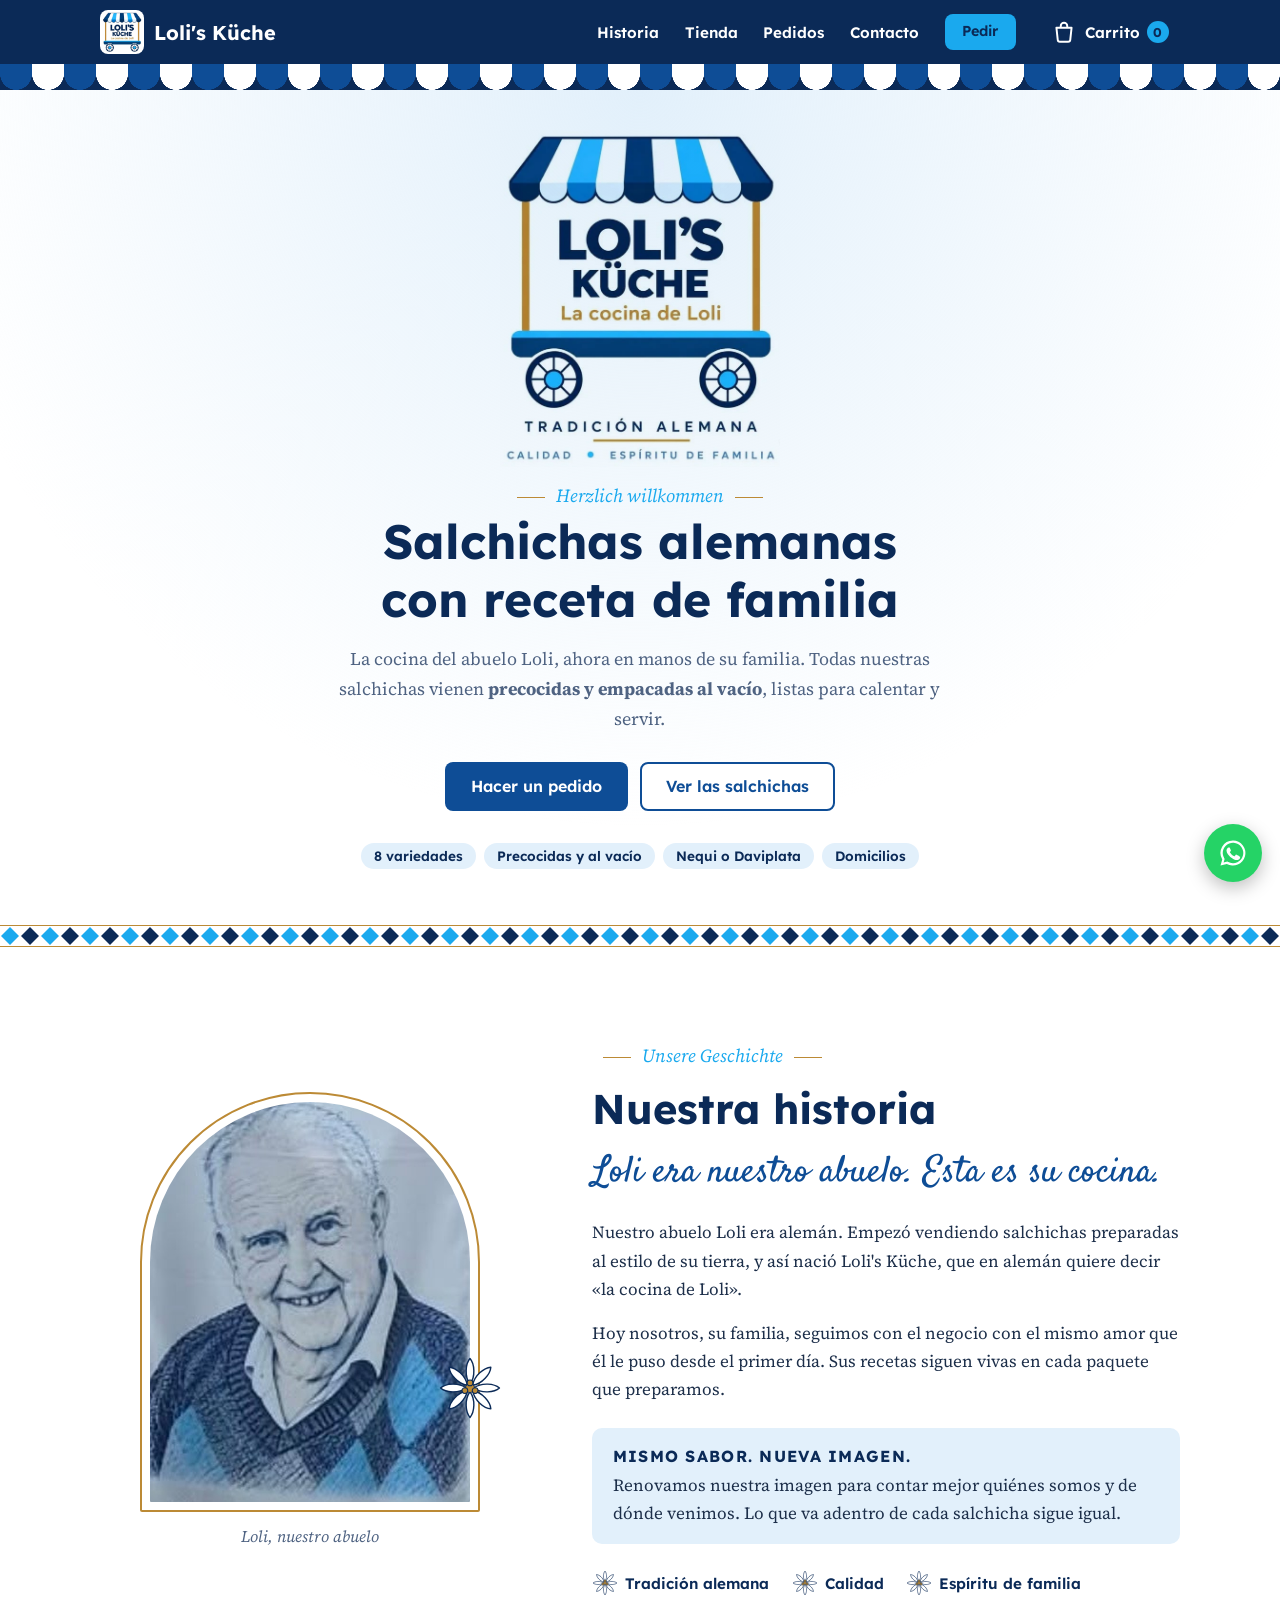
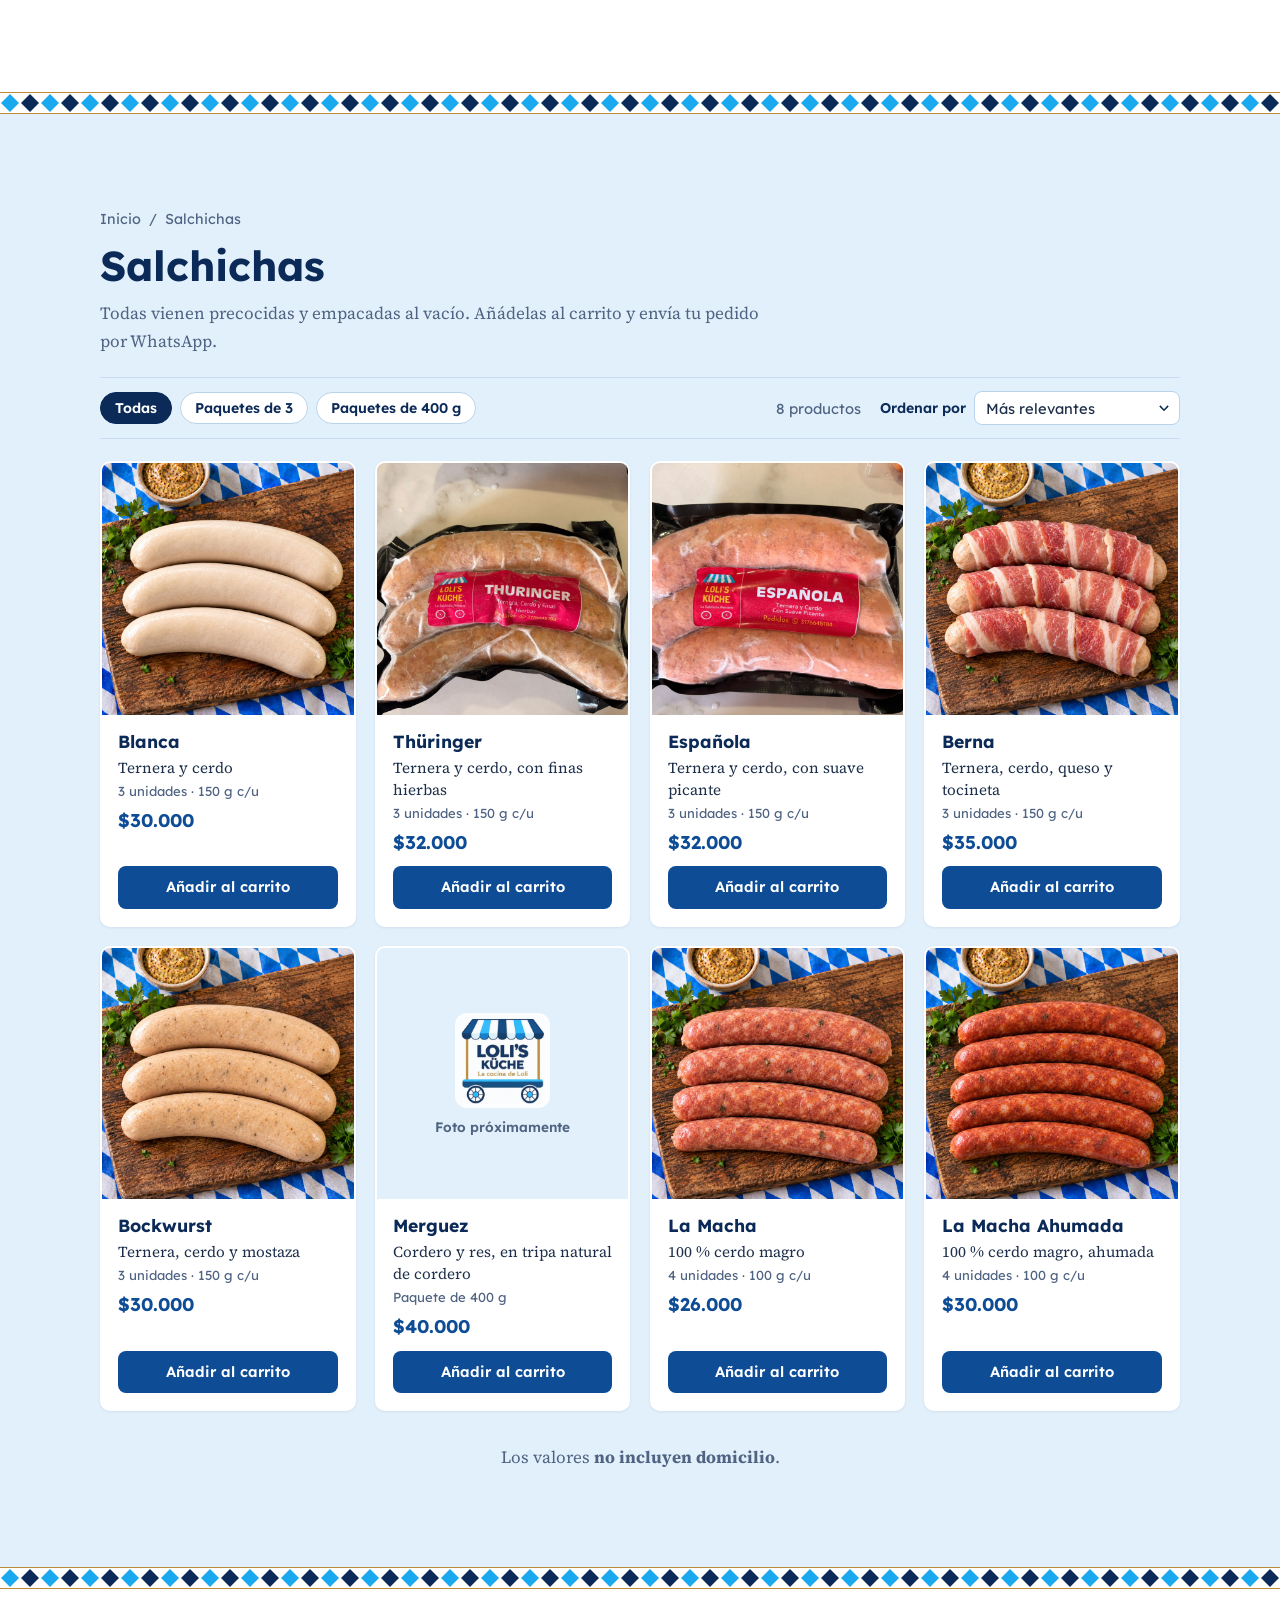
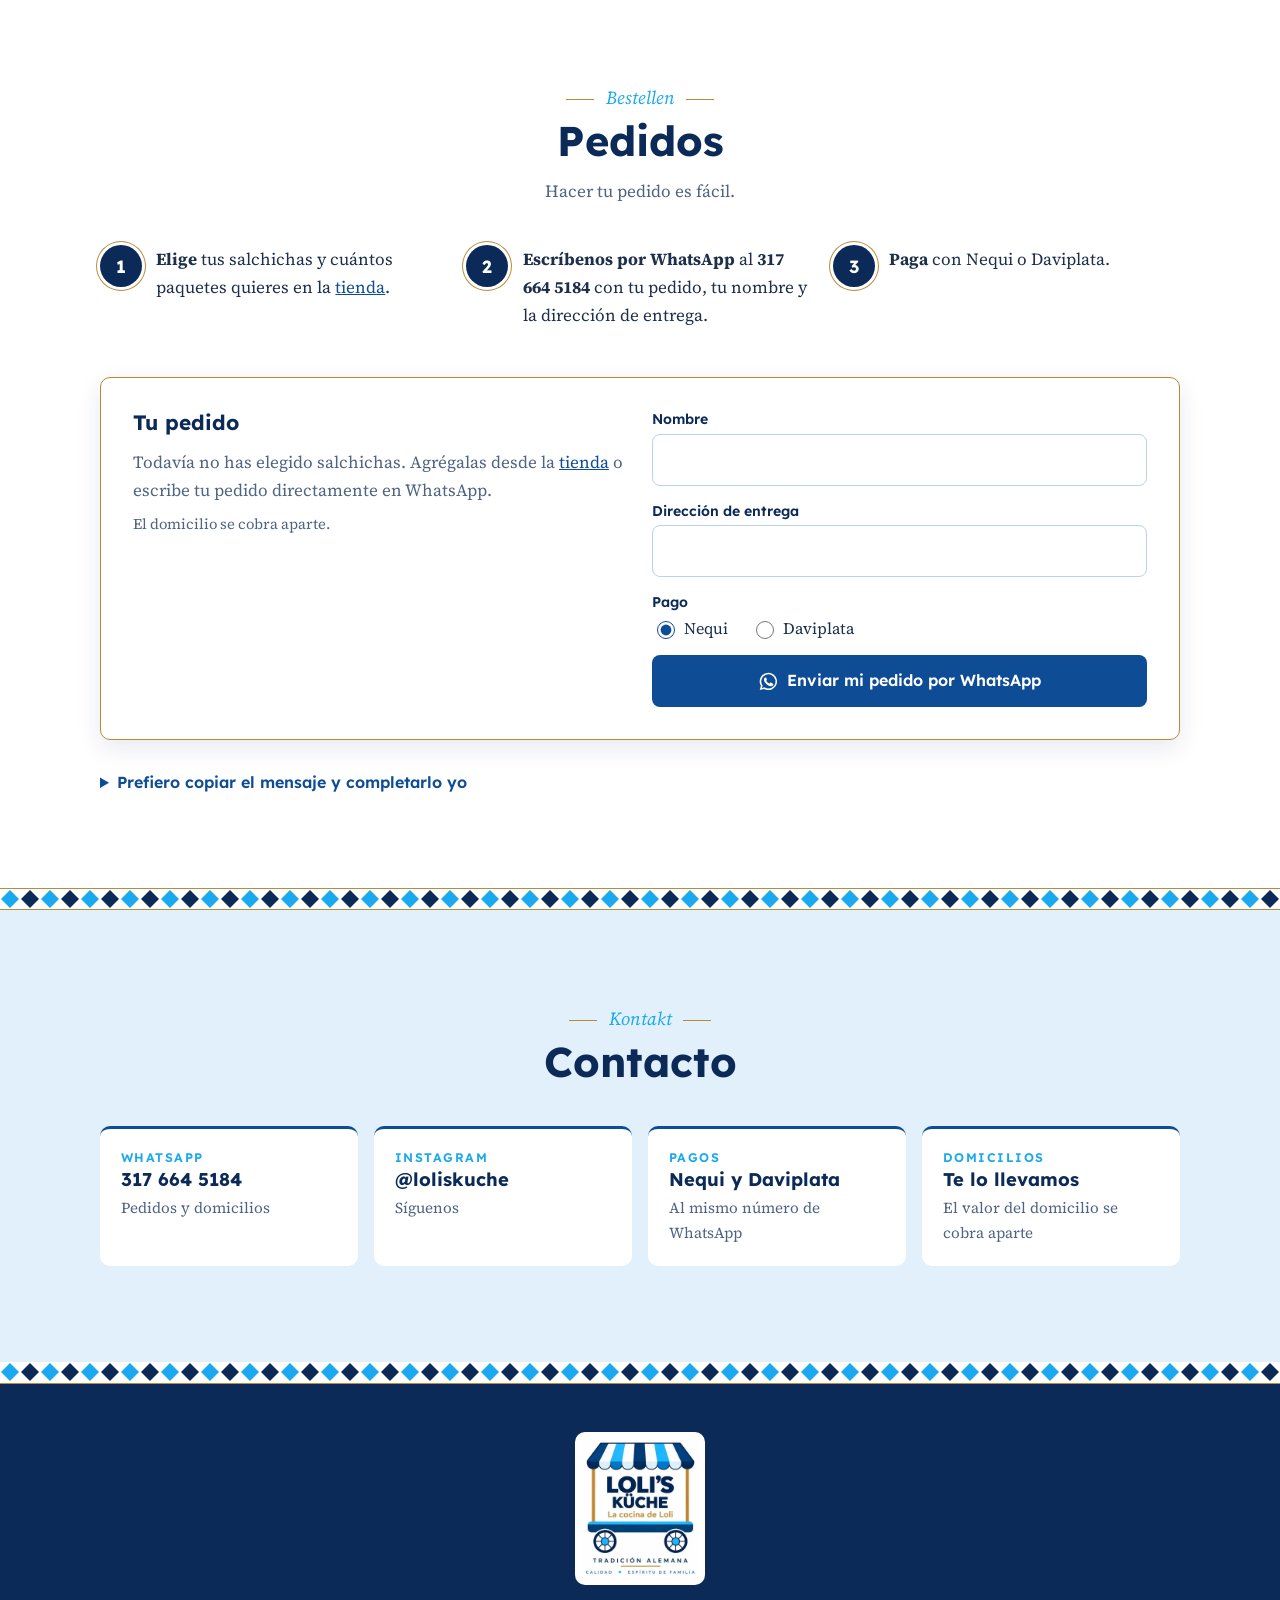
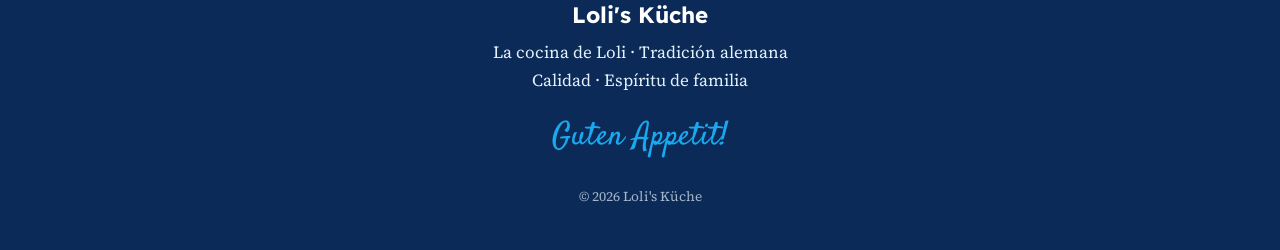
<file: paginas-web/lolis-kuche/index.html>
<!doctype html>
<html lang="es">
<head>
  <meta charset="utf-8">
  <meta name="viewport" content="width=device-width, initial-scale=1">
  <title>Loli's Küche · Salchichas alemanas</title>
  <meta name="description" content="Loli's Küche: salchichas alemanas con receta de familia, precocidas y empacadas al vacío. Pedidos por WhatsApp, pago con Nequi o Daviplata y domicilios.">
  <link rel="icon" href="logo-mark.png">
  <link rel="preconnect" href="https://fonts.googleapis.com">
  <link rel="preconnect" href="https://fonts.gstatic.com" crossorigin>
  <link href="https://fonts.googleapis.com/css2?family=Lexend:wght@400;600;700&family=Satisfy&family=Source+Serif+4:ital,wght@0,400;0,600;1,400&display=swap" rel="stylesheet">
  <link rel="stylesheet" href="styles.css">
</head>
<body>

  <!-- Flor edelweiss reutilizable -->
  <svg width="0" height="0" style="position:absolute" aria-hidden="true">
    <symbol id="edelweiss" viewBox="-50 -50 100 100">
      <g fill="#fff" stroke="#0B2A57" stroke-width="2.2" stroke-linejoin="round">
        <path id="petal" d="M0-6 C-9-18 -7-38 0-46 C7-38 9-18 0-6Z"/>
        <use href="#petal" transform="rotate(45)"/>
        <use href="#petal" transform="rotate(90)"/>
        <use href="#petal" transform="rotate(135)"/>
        <use href="#petal" transform="rotate(180)"/>
        <use href="#petal" transform="rotate(225)"/>
        <use href="#petal" transform="rotate(270)"/>
        <use href="#petal" transform="rotate(315)"/>
      </g>
      <g fill="#BC8A35" stroke="#0B2A57" stroke-width="1.6">
        <circle r="7"/><circle cx="-8" cy="4" r="4.5"/><circle cx="8" cy="4" r="4.5"/><circle cy="-8" r="4.5"/>
      </g>
    </symbol>
  </svg>

  <!-- ============ MENÚ SUPERIOR + TOLDO ============ -->
  <header class="topbar" id="top">
    <div class="topbar__inner wrap">
      <a href="#inicio" class="brand" aria-label="Loli's Küche, inicio">
        <img src="logo-mark.png" alt="" class="brand__logo" width="44" height="44" data-fallback="hide">
        <span class="brand__name">Loli's Küche</span>
      </a>
      <a href="#pedidos" class="cart-link" id="cartLink" aria-label="Tu carrito: 0 artículos">
        <svg aria-hidden="true" viewBox="0 0 24 24"><path fill="none" stroke="currentColor" stroke-width="1.8" stroke-linecap="round" stroke-linejoin="round" d="M5 8h14l-1.2 11.1a2 2 0 0 1-2 1.9H8.2a2 2 0 0 1-2-1.9L5 8Zm4 0V6.5a3 3 0 0 1 6 0V8"/></svg>
        <span class="cart-link__text">Carrito</span>
        <span class="cart-link__count" id="cartCount">0</span>
      </a>
      <button class="topbar__toggle" id="navToggle" aria-expanded="false" aria-controls="navMenu" aria-label="Abrir menú">
        <span></span><span></span><span></span>
      </button>
      <nav class="topbar__nav" id="navMenu" aria-label="Principal">
        <a href="#nuestra-historia">Historia</a>
        <a href="#tienda">Tienda</a>
        <a href="#pedidos">Pedidos</a>
        <a href="#contacto">Contacto</a>
        <a href="#pedidos" class="btn btn--sky btn--sm">Pedir</a>
      </nav>
    </div>
    <div class="awning" aria-hidden="true"></div>
  </header>

  <main>

    <!-- ============ INICIO ============ -->
    <section class="hero" id="inicio">
      <div class="wrap hero__inner">
        <img src="logo.png" alt="Logo de Loli's Küche" class="hero__logo" width="588" height="707" data-fallback="wordmark">
        <div class="hero__wordmark" hidden>
          <span>Loli's</span><span>Küche</span>
        </div>
        <p class="eyebrow">Herzlich willkommen</p>
        <h1 class="hero__title">Salchichas alemanas con receta de familia</h1>
        <p class="hero__lead">La cocina del abuelo Loli, ahora en manos de su familia. Todas nuestras salchichas vienen <strong>precocidas y empacadas al vacío</strong>, listas para calentar y servir.</p>
        <div class="hero__actions">
          <a href="#pedidos" class="btn btn--blue">Hacer un pedido</a>
          <a href="#tienda" class="btn btn--ghost">Ver las salchichas</a>
        </div>
        <ul class="badges">
          <li>8 variedades</li>
          <li>Precocidas y al vacío</li>
          <li>Nequi o Daviplata</li>
          <li>Domicilios</li>
        </ul>
      </div>
    </section>

    <div class="rauten" aria-hidden="true"></div>

    <!-- ============ HISTORIA ============ -->
    <section class="section" id="nuestra-historia">
      <div class="wrap story">
        <figure class="story__figure">
          <div class="arch">
            <img src="abuelo.jpg" alt="Retrato dibujado del abuelo Loli, sonriente, con su suéter de rombos azules" width="600" height="760" data-fallback="arch">
            <div class="arch__empty" hidden>
              <svg class="edelweiss edelweiss--lg"><use href="#edelweiss"/></svg>
              <span>Foto del abuelo Loli</span>
            </div>
          </div>
          <svg class="edelweiss story__flower" aria-hidden="true"><use href="#edelweiss"/></svg>
          <figcaption>Loli, nuestro abuelo</figcaption>
        </figure>

        <div class="story__text">
          <p class="eyebrow">Unsere Geschichte</p>
          <h2 class="section__title">Nuestra historia</h2>
          <blockquote class="story__quote">Loli era nuestro abuelo. Esta es su cocina.</blockquote>
          <p>Nuestro abuelo Loli era alemán. Empezó vendiendo salchichas preparadas al estilo de su tierra, y así nació Loli's Küche, que en alemán quiere decir «la cocina de Loli».</p>
          <p>Hoy nosotros, su familia, seguimos con el negocio con el mismo amor que él le puso desde el primer día. Sus recetas siguen vivas en cada paquete que preparamos.</p>

          <div class="renewed">
            <p class="renewed__title">Mismo sabor. Nueva imagen.</p>
            <p>Renovamos nuestra imagen para contar mejor quiénes somos y de dónde venimos. Lo que va adentro de cada salchicha sigue igual.</p>
          </div>

          <ul class="values">
            <li><svg class="edelweiss" aria-hidden="true"><use href="#edelweiss"/></svg>Tradición alemana</li>
            <li><svg class="edelweiss" aria-hidden="true"><use href="#edelweiss"/></svg>Calidad</li>
            <li><svg class="edelweiss" aria-hidden="true"><use href="#edelweiss"/></svg>Espíritu de familia</li>
          </ul>
        </div>
      </div>
    </section>

    <div class="rauten" aria-hidden="true"></div>

    <!-- ============ TIENDA ============ -->
    <section class="section section--pale" id="tienda">
      <div class="wrap">
        <nav class="crumbs" aria-label="Ruta"><a href="#inicio">Inicio</a><span aria-hidden="true">/</span><span>Salchichas</span></nav>
        <header class="shop__head">
          <div>
            <h2 class="section__title">Salchichas</h2>
            <p class="shop__sub">Todas vienen precocidas y empacadas al vacío. Añádelas al carrito y envía tu pedido por WhatsApp.</p>
          </div>
        </header>

        <div class="shop__bar">
          <div class="chips" role="group" aria-label="Filtrar por presentación">
            <button type="button" class="chip is-active" data-filter="all" aria-pressed="true">Todas</button>
            <button type="button" class="chip" data-filter="3" aria-pressed="false">Paquetes de 3</button>
            <button type="button" class="chip" data-filter="400" aria-pressed="false">Paquetes de 400 g</button>
          </div>
          <div class="shop__tools">
            <p class="shop__count" id="shopCount" aria-live="polite">8 productos</p>
            <label class="sort">
              <span>Ordenar por</span>
              <select id="sortBy">
                <option value="relevance">Más relevantes</option>
                <option value="price-asc">Precio, menor a mayor</option>
                <option value="price-desc">Precio, mayor a menor</option>
                <option value="az">Alfabéticamente, A-Z</option>
                <option value="za">Alfabéticamente, Z-A</option>
              </select>
            </label>
          </div>
        </div>

        <ul class="grid" id="productGrid">
            <li class="item card" data-name="Blanca" data-price="30000" data-group="3" data-order="0">
              <div class="card__media">
                <img src="fotos/blanca.jpg" alt="3 salchichas Blanca sobre una tabla de madera" width="800" height="800" loading="lazy">
              </div>
              <div class="card__body">
                <h3 class="card__title">Blanca</h3>
                <p class="card__desc">Ternera y cerdo</p>
                <p class="card__meta">3 unidades · 150 g c/u</p>
                <p class="card__price">$30.000</p>
              </div>
              <div class="card__actions">
                <button type="button" class="btn btn--blue btn--block card__add">Añadir al carrito</button>
                <div class="qty" role="group" aria-label="Cantidad de Blanca" hidden>
                  <button type="button" class="qty__btn" data-step="-1" aria-label="Quitar un paquete de Blanca">−</button>
                  <output class="qty__val">0</output>
                  <button type="button" class="qty__btn" data-step="1" aria-label="Agregar un paquete de Blanca">+</button>
                </div>
              </div>
            </li>
            <li class="item card" data-name="Thüringer" data-price="32000" data-group="3" data-order="1">
              <div class="card__media">
                <img src="fotos/thuringer.jpg" alt="Paquete al vacío con 3 salchichas Thüringer" width="800" height="800" loading="lazy">
              </div>
              <div class="card__body">
                <h3 class="card__title">Thüringer</h3>
                <p class="card__desc">Ternera y cerdo, con finas hierbas</p>
                <p class="card__meta">3 unidades · 150 g c/u</p>
                <p class="card__price">$32.000</p>
              </div>
              <div class="card__actions">
                <button type="button" class="btn btn--blue btn--block card__add">Añadir al carrito</button>
                <div class="qty" role="group" aria-label="Cantidad de Thüringer" hidden>
                  <button type="button" class="qty__btn" data-step="-1" aria-label="Quitar un paquete de Thüringer">−</button>
                  <output class="qty__val">0</output>
                  <button type="button" class="qty__btn" data-step="1" aria-label="Agregar un paquete de Thüringer">+</button>
                </div>
              </div>
            </li>
            <li class="item card" data-name="Española" data-price="32000" data-group="3" data-order="2">
              <div class="card__media">
                <img src="fotos/espanola.jpg" alt="Paquete al vacío con 3 salchichas Española" width="800" height="800" loading="lazy">
              </div>
              <div class="card__body">
                <h3 class="card__title">Española</h3>
                <p class="card__desc">Ternera y cerdo, con suave picante</p>
                <p class="card__meta">3 unidades · 150 g c/u</p>
                <p class="card__price">$32.000</p>
              </div>
              <div class="card__actions">
                <button type="button" class="btn btn--blue btn--block card__add">Añadir al carrito</button>
                <div class="qty" role="group" aria-label="Cantidad de Española" hidden>
                  <button type="button" class="qty__btn" data-step="-1" aria-label="Quitar un paquete de Española">−</button>
                  <output class="qty__val">0</output>
                  <button type="button" class="qty__btn" data-step="1" aria-label="Agregar un paquete de Española">+</button>
                </div>
              </div>
            </li>
            <li class="item card" data-name="Berna" data-price="35000" data-group="3" data-order="3">
              <div class="card__media">
                <img src="fotos/berna.jpg" alt="3 salchichas Berna envueltas en tocineta sobre una tabla de madera" width="800" height="800" loading="lazy">
              </div>
              <div class="card__body">
                <h3 class="card__title">Berna</h3>
                <p class="card__desc">Ternera, cerdo, queso y tocineta</p>
                <p class="card__meta">3 unidades · 150 g c/u</p>
                <p class="card__price">$35.000</p>
              </div>
              <div class="card__actions">
                <button type="button" class="btn btn--blue btn--block card__add">Añadir al carrito</button>
                <div class="qty" role="group" aria-label="Cantidad de Berna" hidden>
                  <button type="button" class="qty__btn" data-step="-1" aria-label="Quitar un paquete de Berna">−</button>
                  <output class="qty__val">0</output>
                  <button type="button" class="qty__btn" data-step="1" aria-label="Agregar un paquete de Berna">+</button>
                </div>
              </div>
            </li>
            <li class="item card" data-name="Bockwurst" data-price="30000" data-group="3" data-order="4">
              <div class="card__media">
                <img src="fotos/bockwurst.jpg" alt="3 salchichas Bockwurst sobre una tabla de madera" width="800" height="800" loading="lazy">
              </div>
              <div class="card__body">
                <h3 class="card__title">Bockwurst</h3>
                <p class="card__desc">Ternera, cerdo y mostaza</p>
                <p class="card__meta">3 unidades · 150 g c/u</p>
                <p class="card__price">$30.000</p>
              </div>
              <div class="card__actions">
                <button type="button" class="btn btn--blue btn--block card__add">Añadir al carrito</button>
                <div class="qty" role="group" aria-label="Cantidad de Bockwurst" hidden>
                  <button type="button" class="qty__btn" data-step="-1" aria-label="Quitar un paquete de Bockwurst">−</button>
                  <output class="qty__val">0</output>
                  <button type="button" class="qty__btn" data-step="1" aria-label="Agregar un paquete de Bockwurst">+</button>
                </div>
              </div>
            </li>
            <li class="item card" data-name="Merguez" data-price="40000" data-group="400" data-order="5">
              <div class="card__media">
                <div class="card__nophoto">
                  <img src="logo-mark.png" alt="" width="256" height="256" loading="lazy">
                  <span>Foto próximamente</span>
                </div>
              </div>
              <div class="card__body">
                <h3 class="card__title">Merguez</h3>
                <p class="card__desc">Cordero y res, en tripa natural de cordero</p>
                <p class="card__meta">Paquete de 400 g</p>
                <p class="card__price">$40.000</p>
              </div>
              <div class="card__actions">
                <button type="button" class="btn btn--blue btn--block card__add">Añadir al carrito</button>
                <div class="qty" role="group" aria-label="Cantidad de Merguez" hidden>
                  <button type="button" class="qty__btn" data-step="-1" aria-label="Quitar un paquete de Merguez">−</button>
                  <output class="qty__val">0</output>
                  <button type="button" class="qty__btn" data-step="1" aria-label="Agregar un paquete de Merguez">+</button>
                </div>
              </div>
            </li>
            <li class="item card" data-name="La Macha" data-price="26000" data-group="400" data-order="6">
              <div class="card__media">
                <img src="fotos/la-macha.jpg" alt="4 salchichas La Macha sobre una tabla de madera" width="800" height="800" loading="lazy">
              </div>
              <div class="card__body">
                <h3 class="card__title">La Macha</h3>
                <p class="card__desc">100 % cerdo magro</p>
                <p class="card__meta">4 unidades · 100 g c/u</p>
                <p class="card__price">$26.000</p>
              </div>
              <div class="card__actions">
                <button type="button" class="btn btn--blue btn--block card__add">Añadir al carrito</button>
                <div class="qty" role="group" aria-label="Cantidad de La Macha" hidden>
                  <button type="button" class="qty__btn" data-step="-1" aria-label="Quitar un paquete de La Macha">−</button>
                  <output class="qty__val">0</output>
                  <button type="button" class="qty__btn" data-step="1" aria-label="Agregar un paquete de La Macha">+</button>
                </div>
              </div>
            </li>
            <li class="item card" data-name="La Macha Ahumada" data-price="30000" data-group="400" data-order="7">
              <div class="card__media">
                <img src="fotos/la-macha-ahumada.jpg" alt="5 salchichas La Macha Ahumada sobre una tabla de madera" width="800" height="800" loading="lazy">
              </div>
              <div class="card__body">
                <h3 class="card__title">La Macha Ahumada</h3>
                <p class="card__desc">100 % cerdo magro, ahumada</p>
                <p class="card__meta">4 unidades · 100 g c/u</p>
                <p class="card__price">$30.000</p>
              </div>
              <div class="card__actions">
                <button type="button" class="btn btn--blue btn--block card__add">Añadir al carrito</button>
                <div class="qty" role="group" aria-label="Cantidad de La Macha Ahumada" hidden>
                  <button type="button" class="qty__btn" data-step="-1" aria-label="Quitar un paquete de La Macha Ahumada">−</button>
                  <output class="qty__val">0</output>
                  <button type="button" class="qty__btn" data-step="1" aria-label="Agregar un paquete de La Macha Ahumada">+</button>
                </div>
              </div>
            </li>
        </ul>

        <p class="note">Los valores <strong>no incluyen domicilio</strong>.</p>
      </div>
    </section>

    <div class="rauten" aria-hidden="true"></div>

    <!-- ============ PEDIDOS ============ -->
    <section class="section" id="pedidos">
      <div class="wrap">
        <header class="section__head">
          <p class="eyebrow">Bestellen</p>
          <h2 class="section__title">Pedidos</h2>
          <p class="section__sub">Hacer tu pedido es fácil.</p>
        </header>

        <ol class="steps">
          <li><span class="steps__n">1</span><div><strong>Elige</strong> tus salchichas y cuántos paquetes quieres en la <a href="#tienda">tienda</a>.</div></li>
          <li><span class="steps__n">2</span><div><strong>Escríbenos por WhatsApp</strong> al <strong>317 664 5184</strong> con tu pedido, tu nombre y la dirección de entrega.</div></li>
          <li><span class="steps__n">3</span><div><strong>Paga</strong> con Nequi o Daviplata.</div></li>
        </ol>

        <div class="order">
          <div class="order__summary">
            <h3>Tu pedido</h3>
            <ul class="order__lines" id="orderLines"></ul>
            <p class="order__empty" id="orderEmpty">Todavía no has elegido salchichas. Agrégalas desde la <a href="#tienda">tienda</a> o escribe tu pedido directamente en WhatsApp.</p>
            <p class="order__total" id="orderTotalRow" hidden>
              <span>Total productos</span><strong id="orderTotal">$0</strong>
            </p>
            <p class="order__hint">El domicilio se cobra aparte.</p>
          </div>

          <form class="order__form" id="orderForm">
            <div class="field">
              <label for="oName">Nombre</label>
              <input id="oName" name="name" type="text" autocomplete="name">
            </div>
            <div class="field">
              <label for="oAddress">Dirección de entrega</label>
              <input id="oAddress" name="address" type="text" autocomplete="street-address">
            </div>
            <fieldset class="field field--radio">
              <legend>Pago</legend>
              <label><input type="radio" name="pay" value="Nequi" checked> Nequi</label>
              <label><input type="radio" name="pay" value="Daviplata"> Daviplata</label>
            </fieldset>
            <a class="btn btn--blue btn--block btn--wa" id="sendOrder" href="https://wa.me/573176645184" target="_blank" rel="noopener">
              <svg aria-hidden="true"><use href="#wa-icon"/></svg>
              Enviar mi pedido por WhatsApp
            </a>
          </form>
        </div>

        <details class="template">
          <summary>Prefiero copiar el mensaje y completarlo yo</summary>
          <pre id="templateText">¡Hola, Loli's Küche! Quiero hacer un pedido:

• 2 × La Macha
• 1 × Berna

Nombre:
Dirección de entrega:
Pago (Nequi o Daviplata):</pre>
          <button type="button" class="btn btn--ghost btn--sm" id="copyTemplate">Copiar mensaje</button>
          <span class="copy-msg" id="copyMsg" role="status" aria-live="polite"></span>
        </details>
      </div>
    </section>

    <div class="rauten" aria-hidden="true"></div>

    <!-- ============ CONTACTO ============ -->
    <section class="section section--pale" id="contacto">
      <div class="wrap">
        <header class="section__head">
          <p class="eyebrow">Kontakt</p>
          <h2 class="section__title">Contacto</h2>
        </header>
        <div class="contact">
          <a class="contact__card" href="https://wa.me/573176645184" target="_blank" rel="noopener">
            <span class="contact__label">WhatsApp</span>
            <strong>317 664 5184</strong>
            <span>Pedidos y domicilios</span>
          </a>
          <a class="contact__card" href="https://www.instagram.com/loliskuche/" target="_blank" rel="noopener">
            <span class="contact__label">Instagram</span>
            <strong>@loliskuche</strong>
            <span>Síguenos</span>
          </a>
          <div class="contact__card">
            <span class="contact__label">Pagos</span>
            <strong>Nequi y Daviplata</strong>
            <span>Al mismo número de WhatsApp</span>
          </div>
          <div class="contact__card">
            <span class="contact__label">Domicilios</span>
            <strong>Te lo llevamos</strong>
            <span>El valor del domicilio se cobra aparte</span>
          </div>
        </div>
      </div>
    </section>

  </main>

  <!-- ============ PIE ============ -->
  <footer class="footer">
    <div class="rauten rauten--footer" aria-hidden="true"></div>
    <div class="wrap footer__inner">
      <img src="logo.png" alt="Logo de Loli's Küche" class="footer__logo" width="588" height="707" data-fallback="hide">
      <p class="footer__name">Loli's Küche</p>
      <p>La cocina de Loli · Tradición alemana<br>Calidad · Espíritu de familia</p>
      <p class="footer__bye">Guten Appetit!</p>
      <p class="footer__copy">© <span id="year">2026</span> Loli's Küche</p>
    </div>
  </footer>

  <!-- ============ WHATSAPP FLOTANTE ============ -->
  <svg width="0" height="0" style="position:absolute" aria-hidden="true">
    <symbol id="wa-icon" viewBox="0 0 24 24"><path fill="currentColor" d="M12 2a10 10 0 0 0-8.6 15.1L2 22l5-1.3A10 10 0 1 0 12 2zm0 18.2a8.2 8.2 0 0 1-4.2-1.2l-.3-.2-3 .8.8-2.9-.2-.3A8.2 8.2 0 1 1 12 20.2zm4.5-6.1c-.2-.1-1.5-.7-1.7-.8s-.4-.1-.6.1-.6.8-.8 1-.3.2-.5.1a6.7 6.7 0 0 1-3.3-2.9c-.3-.4.2-.4.7-1.4.1-.2 0-.3 0-.4l-.8-1.8c-.2-.5-.4-.4-.6-.4h-.5a1 1 0 0 0-.7.3 3 3 0 0 0-.9 2.2 5.2 5.2 0 0 0 1.1 2.8 11.9 11.9 0 0 0 4.6 4c1.7.7 2.4.8 3.2.7a2.8 2.8 0 0 0 1.8-1.3 2.3 2.3 0 0 0 .2-1.3c-.1-.1-.3-.2-.5-.3z"/></symbol>
  </svg>
  <a class="wa-float" href="https://wa.me/573176645184" target="_blank" rel="noopener" aria-label="Escríbenos por WhatsApp">
    <svg aria-hidden="true"><use href="#wa-icon"/></svg>
  </a>

  <script src="main.js"></script>
</body>
</html>
</file>
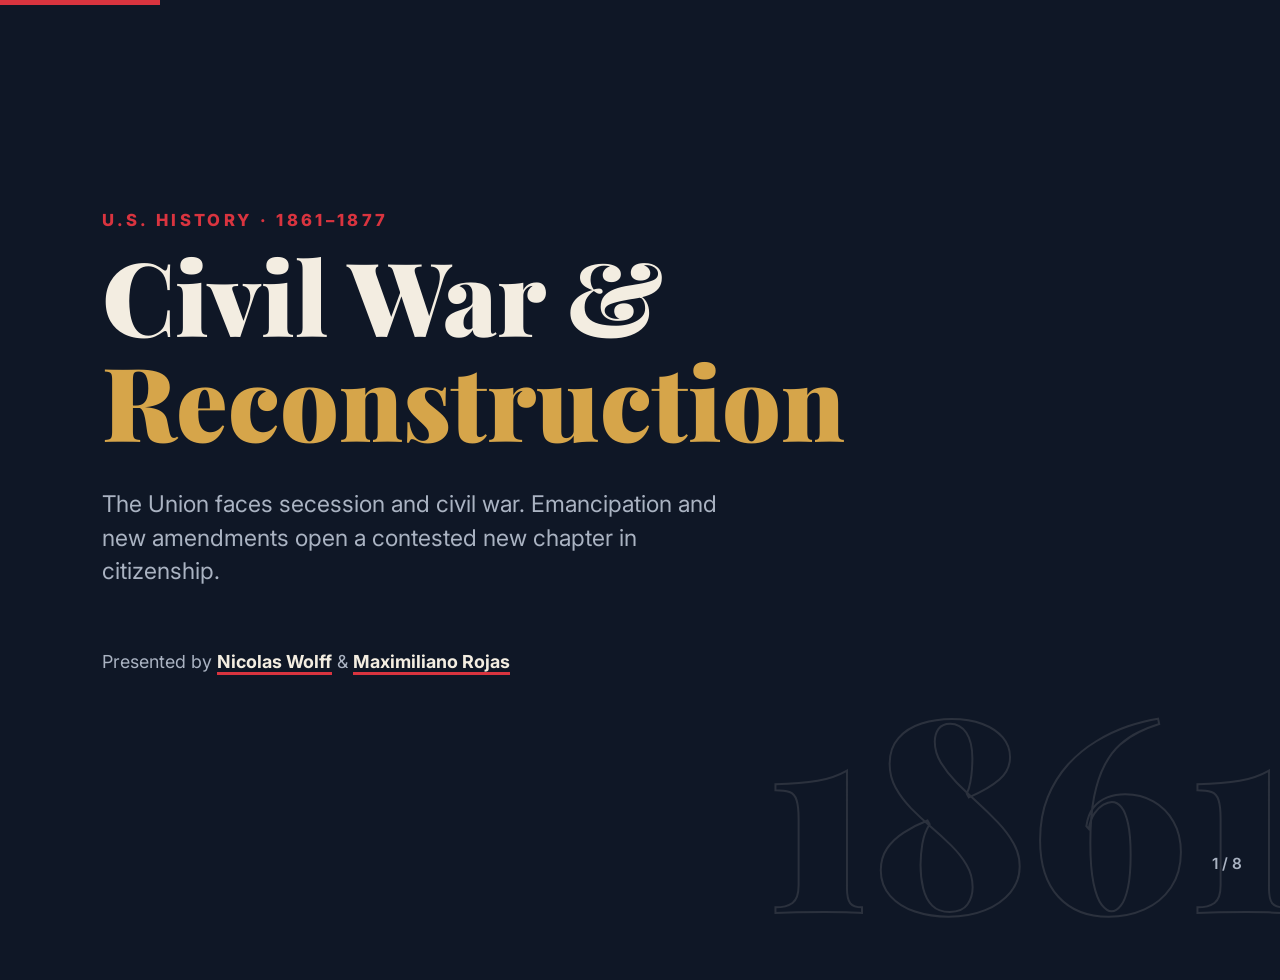
<file: guerra-civil.html>
<!DOCTYPE html>
<html lang="en">
<head>
<meta charset="UTF-8">
<meta name="viewport" content="width=device-width, initial-scale=1">
<title>Civil War & Reconstruction</title>
<link href="https://fonts.googleapis.com/css2?family=Playfair+Display:wght@700;900&family=Inter:wght@400;600;800&display=swap" rel="stylesheet">
<style>
  :root { --bg:#0f1726; --paper:#f3ede1; --muted:#aab3c2; --red:#d9343f; --gold:#d6a54a; }
  * { box-sizing:border-box; }
  html, body { margin:0; height:100%; overflow:hidden; background:var(--bg); color:var(--paper);
    font-family:Inter, system-ui, Arial, sans-serif; cursor:pointer; user-select:none; }

  .slide { position:absolute; inset:0; z-index:0; padding:9vh 8vw; display:flex; flex-direction:column; justify-content:center;
    opacity:0; transform:translateX(60px); transition:opacity .7s ease, transform .7s ease; pointer-events:none; }
  .slide.active { opacity:1; transform:none; }
  .slide.past { transform:translateX(-60px); }

  /* Año gigante de fondo */
  .slide::after { content:attr(data-year); position:absolute; right:-1vw; bottom:-4vh; z-index:-1;
    font:900 21vw/1 "Playfair Display", Georgia, serif; color:transparent; -webkit-text-stroke:2px rgba(243,237,225,.12); }

  .tag { margin:0 0 1.5vh; color:var(--red); font-weight:800; letter-spacing:.2em; text-transform:uppercase;
    font-size:clamp(12px,1.3vw,20px); }
  h1, h2 { margin:0 0 4vh; font-family:"Playfair Display", Georgia, serif; font-weight:900; line-height:1.02; }
  h1 { font-size:clamp(44px,8vw,130px); }
  h2 { font-size:clamp(34px,5vw,84px); max-width:16ch; }
  h1 em, h2 em { color:var(--gold); font-style:normal; }
  p.lead { max-width:46ch; font-size:clamp(16px,1.8vw,30px); line-height:1.45; color:var(--muted); margin:0 0 5vh; }
  .by { font-size:clamp(14px,1.4vw,22px); color:var(--muted); }
  .by b { color:var(--paper); border-bottom:3px solid var(--red); }

  ul { list-style:none; margin:0; padding:0; max-width:60ch; }
  li { position:relative; padding-left:2.2em; margin:0 0 3vh; font-size:clamp(16px,1.9vw,32px); line-height:1.35;
    opacity:0; transform:translateY(16px); transition:all .6s ease; }
  li::before { content:""; position:absolute; left:0; top:.5em; width:1.1em; height:3px; background:var(--red); }
  li b { color:#fff; }
  .active li { opacity:1; transform:none; }
  .active li:nth-child(1) { transition-delay:.3s; }
  .active li:nth-child(2) { transition-delay:.5s; }
  .active li:nth-child(3) { transition-delay:.7s; }

  /* Tarjetas de las 3 enmiendas */
  .cards { display:grid; grid-template-columns:repeat(3,1fr); gap:2vw; }
  .card { border-top:4px solid var(--gold); background:rgba(243,237,225,.05); padding:3vh 1.6vw; border-radius:6px; }
  .card big { display:block; font:900 clamp(34px,5vw,80px)/1 "Playfair Display", Georgia, serif; color:var(--gold); }
  .card span { display:block; margin:1vh 0 1.5vh; color:var(--red); font-weight:800; letter-spacing:.15em; }
  .card p { margin:0; font-size:clamp(14px,1.6vw,26px); line-height:1.35; }

  #bar { position:fixed; top:0; left:0; height:5px; background:var(--red); transition:width .6s ease; }
  #num { position:fixed; right:3vw; bottom:3vh; color:var(--muted); font-weight:600; font-size:clamp(12px,1.2vw,18px); }
</style>
</head>
<body>

<!-- 1 · PORTADA -->
<section class="slide" data-year="1861">
  <p class="tag">U.S. History · 1861–1877</p>
  <h1>Civil War &amp; <em>Reconstruction</em></h1>
  <p class="lead">The Union faces secession and civil war. Emancipation and new amendments open a contested new chapter in citizenship.</p>
  <p class="by">Presented by <b>Nicolas Wolff</b> &amp; <b>Maximiliano Rojas</b></p>
</section>

<!-- 2 · SECESIÓN -->
<section class="slide" data-year="1860">
  <p class="tag">1860–1861</p>
  <h2>Secession and the <em>Confederacy</em></h2>
  <ul>
    <li>After <b>Lincoln’s election</b> (Nov 1860), South Carolina is the first state to secede.</li>
    <li>In <b>Feb 1861</b>, seven states form the Confederate States of America. Its constitution protects slavery; <b>Jefferson Davis</b> is president.</li>
    <li>Four more states join after the fighting starts: <b>11 Confederate states</b> in total.</li>
  </ul>
</section>

<!-- 3 · LA GUERRA -->
<section class="slide" data-year="1863">
  <p class="tag">1861–1863</p>
  <h2>A Nation <em>at War</em></h2>
  <ul>
    <li><b>April 12, 1861:</b> Confederates fire on Fort Sumter. The war begins.</li>
    <li><b>Antietam (1862):</b> about 23,000 casualties, the bloodiest single day in U.S. history.</li>
    <li><b>July 1863:</b> Gettysburg (about 51,000 casualties) and Vicksburg turn the tide. The Union controls the Mississippi.</li>
  </ul>
</section>

<!-- 4 · PROCLAMACIÓN DE EMANCIPACIÓN -->
<section class="slide" data-year="1863">
  <p class="tag">January 1, 1863</p>
  <h2>The Emancipation <em>Proclamation</em></h2>
  <ul>
    <li>Declares enslaved people in <b>Confederate-held areas</b> free.</li>
    <li>It did not cover loyal border states and could not yet be enforced in the South.</li>
    <li>It turns the war into a fight to <b>end slavery</b>, not only to save the Union.</li>
  </ul>
</section>

<!-- 5 · LINCOLN -->
<section class="slide" data-year="1865">
  <p class="tag">1863–1865</p>
  <h2>Lincoln’s Words and <em>Final Days</em></h2>
  <ul>
    <li><b>Nov 1863:</b> the Gettysburg Address. About two minutes long, it is one of the most famous American speeches.</li>
    <li><b>April 9, 1865:</b> Lee surrenders to Grant at Appomattox Court House.</li>
    <li><b>April 14, 1865:</b> John Wilkes Booth shoots Lincoln at Ford’s Theatre, and Andrew Johnson inherits Reconstruction.</li>
  </ul>
</section>

<!-- 6 · ENMIENDAS -->
<section class="slide" data-year="1870">
  <p class="tag">1865–1870</p>
  <h2>Freedom Written <em>into Law</em></h2>
  <div class="cards">
    <div class="card"><big>13th</big><span>1865</span><p>Abolishes slavery, except as punishment for a crime.</p></div>
    <div class="card"><big>14th</big><span>1868</span><p>Citizenship for all people born or naturalized in the U.S., with equal protection of the laws.</p></div>
    <div class="card"><big>15th</big><span>1870</span><p>The right to vote cannot be denied because of race, color or previous servitude.</p></div>
  </div>
</section>

<!-- 7 · RECONSTRUCCIÓN -->
<section class="slide" data-year="1877">
  <p class="tag">1865–1877</p>
  <h2>The Promise of <em>Reconstruction</em></h2>
  <ul>
    <li>The <b>Freedmen’s Bureau</b> (1865) gives food, medical care and schools to freed people.</li>
    <li>Progress meets <b>violent opposition</b>, and Northern support fades in the 1870s.</li>
    <li><b>Compromise of 1877:</b> Hayes becomes president, federal troops leave the South, and Reconstruction ends.</li>
  </ul>
</section>

<!-- 8 · CIERRE -->
<section class="slide" data-year="1877">
  <p class="tag">1861–1877</p>
  <h1>A war that ended slavery, a peace that left <em>equality unfinished.</em></h1>
  <p class="lead">Thank you.</p>
</section>

<div id="bar"></div>
<div id="num"></div>

<script>
  // Navegación: flechas, espacio, clic o deslizar el dedo. F = pantalla completa.
  const slides = document.querySelectorAll('.slide');
  let i = 0;

  function show(n) {
    i = Math.max(0, Math.min(slides.length - 1, n));
    slides.forEach((s, k) => { s.classList.toggle('active', k === i); s.classList.toggle('past', k < i); });
    document.getElementById('bar').style.width = (i + 1) / slides.length * 100 + '%';
    document.getElementById('num').textContent = (i + 1) + ' / ' + slides.length;
  }

  document.addEventListener('keydown', e => {
    if (['ArrowRight', 'ArrowDown', ' ', 'PageDown', 'Enter'].includes(e.key)) { e.preventDefault(); show(i + 1); }
    if (['ArrowLeft', 'ArrowUp', 'PageUp', 'Backspace'].includes(e.key)) { e.preventDefault(); show(i - 1); }
    if (e.key === 'f' || e.key === 'F') {
      const el = document.documentElement;
      document.fullscreenElement ? document.exitFullscreen() : (el.requestFullscreen || el.webkitRequestFullscreen).call(el);
    }
  });
  document.addEventListener('click', () => show(i + 1));

  let x0 = null;
  document.addEventListener('touchstart', e => { x0 = e.touches[0].clientX; });
  document.addEventListener('touchend', e => {
    const dx = e.changedTouches[0].clientX - x0;
    if (Math.abs(dx) > 50) show(dx < 0 ? i + 1 : i - 1);
  });

  show(0);
</script>
</body>
</html>
</file>
<file: paginas-web/lolis-kuche/styles.css>
/* =========================================================
   Loli's Küche · azul y blanco, como el logo y el pendón del abuelo
   Títulos: Lexend · Texto: Source Serif 4 · Frase del abuelo: Satisfy
   ========================================================= */

:root {
  --navy: #0B2A57;    /* textos, menú superior y pie */
  --blue: #0E4D96;    /* botones */
  --sky: #1AA9EE;     /* detalles */
  --pale: #E2F0FB;    /* fondos suaves */
  --gold: #BC8A35;    /* líneas finas */
  --white: #FFFFFF;
  --text: #1d2f4a;
  --muted: #4f6382;

  --font-title: "Lexend", system-ui, sans-serif;
  --font-body: "Source Serif 4", Georgia, serif;
  --font-script: "Satisfy", cursive;

  --radius: 10px;
  --shadow: 0 8px 24px rgba(11, 42, 87, .10);
  --bar-h: 64px;
}

*, *::before, *::after { box-sizing: border-box; }
html { scroll-behavior: smooth; scroll-padding-top: calc(var(--bar-h) + 24px); }
body {
  margin: 0;
  font-family: var(--font-body);
  font-size: 1.0625rem;
  line-height: 1.65;
  color: var(--text);
  background: var(--white);
}
img { max-width: 100%; height: auto; display: block; }
[hidden] { display: none !important; }
a { color: var(--blue); }
h1, h2, h3, h4 { font-family: var(--font-title); font-weight: 700; color: var(--navy); line-height: 1.2; margin: 0; text-wrap: balance; }
:focus-visible { outline: 3px solid var(--sky); outline-offset: 2px; }

.wrap { width: min(1080px, 100% - 32px); margin-inline: auto; }

/* ---------- Botones ---------- */
.btn {
  display: inline-flex; align-items: center; justify-content: center; gap: .55em;
  padding: .85em 1.5em;
  border: 2px solid transparent; border-radius: 8px;
  font: 600 1rem/1.1 var(--font-title);
  text-decoration: none; cursor: pointer;
  transition: background .2s, color .2s, transform .15s;
}
.btn:hover { transform: translateY(-2px); }
.btn--blue { background: var(--blue); color: var(--white); }
.btn--blue:hover { background: var(--navy); }
.btn--sky { background: var(--sky); color: var(--navy); }
.btn--sky:hover { background: var(--white); }
.btn--ghost { border-color: var(--blue); color: var(--blue); background: var(--white); }
.btn--ghost:hover { background: var(--pale); }
.btn--sm { padding: .55em 1.1em; font-size: .9rem; }
.btn--block { width: 100%; }
.btn svg { width: 1.3em; height: 1.3em; }

/* ---------- Menú superior + toldo ---------- */
.topbar { position: sticky; top: 0; z-index: 50; }
.topbar__inner {
  height: var(--bar-h);
  display: flex; align-items: center; gap: .5rem;
}
.topbar { background: var(--navy); }
.brand { display: flex; align-items: center; gap: .6rem; text-decoration: none; color: var(--white); }
.brand__logo { width: 44px; height: 44px; object-fit: contain; border-radius: 8px; background: var(--white); padding: 2px; }
.brand__name { font: 700 1.25rem var(--font-title); }
.topbar__nav { display: flex; align-items: center; gap: 1.6rem; margin-left: auto; order: 1; }
.cart-link { order: 2; margin-left: 1rem; }
.topbar__toggle { order: 3; }
.topbar__nav a:not(.btn) {
  color: var(--white); text-decoration: none;
  font: 600 .95rem var(--font-title);
}
.topbar__nav a:not(.btn):hover { color: var(--sky); }

.topbar__toggle { display: none; width: 44px; height: 44px; padding: 10px; background: none; border: 0; cursor: pointer; }
.topbar__toggle span { display: block; height: 2px; margin: 5px 0; background: var(--white); transition: transform .25s, opacity .25s; }
.topbar.is-open .topbar__toggle span:nth-child(1) { transform: translateY(7px) rotate(45deg); }
.topbar.is-open .topbar__toggle span:nth-child(2) { opacity: 0; }
.topbar.is-open .topbar__toggle span:nth-child(3) { transform: translateY(-7px) rotate(-45deg); }

/* Toldo a rayas con borde ondulado, como el del carrito */
.awning {
  height: 26px;
  background: repeating-linear-gradient(90deg, var(--blue) 0 32px, var(--white) 32px 64px);
  -webkit-mask: radial-gradient(16px at 16px 10px, #000 98%, transparent) 0 0 / 32px 26px repeat-x,
                linear-gradient(#000 0 0) top / 100% 10px no-repeat;
          mask: radial-gradient(16px at 16px 10px, #000 98%, transparent) 0 0 / 32px 26px repeat-x,
                linear-gradient(#000 0 0) top / 100% 10px no-repeat;
  filter: drop-shadow(0 3px 2px rgba(11, 42, 87, .18));
}

/* ---------- Franja de rombos bávaros ---------- */
.rauten {
  height: 22px;
  border-block: 1px solid var(--gold);
  background: var(--white) url("data:image/svg+xml,%3Csvg xmlns='http://www.w3.org/2000/svg' width='40' height='20'%3E%3Cpath d='M10 1 19 10 10 19 1 10Z' fill='%230B2A57'/%3E%3Cpath d='M30 1 39 10 30 19 21 10Z' fill='%231AA9EE'/%3E%3C/svg%3E") center / 40px 20px repeat-x;
}

/* ---------- Inicio ---------- */
.hero {
  background:
    radial-gradient(circle at 50% 0%, var(--pale), transparent 70%),
    var(--white);
  padding-block: 2.5rem 3.5rem;
  text-align: center;
}
.hero__inner { display: flex; flex-direction: column; align-items: center; }
.hero__logo { width: min(280px, 70vw); margin-bottom: 1rem; mix-blend-mode: multiply; }
.hero__wordmark {
  display: flex; flex-direction: column; margin-bottom: 1rem;
  font: 700 clamp(3rem, 12vw, 5rem)/0.95 var(--font-title); color: var(--navy);
}
.hero__wordmark span:last-child { color: var(--blue); }
.hero__title { font-size: clamp(1.9rem, 5vw, 3rem); max-width: 18em; margin-bottom: 1rem; }
.hero__lead { max-width: 36em; margin: 0 0 1.8rem; color: var(--muted); font-size: 1.12rem; }
.hero__actions { display: flex; flex-wrap: wrap; gap: .8rem; justify-content: center; margin-bottom: 2rem; }

.badges { list-style: none; padding: 0; margin: 0; display: flex; flex-wrap: wrap; justify-content: center; gap: .5rem; }
.badges li {
  padding: .35em .95em; border-radius: 999px;
  background: var(--pale); color: var(--navy);
  font: 600 .85rem var(--font-title);
}

/* ---------- Secciones ---------- */
.section { padding-block: clamp(3.5rem, 8vw, 6rem); }
.section--pale { background: var(--pale); }
.section__head { text-align: center; margin-bottom: 2.5rem; }
.section__title { font-size: clamp(1.9rem, 4.5vw, 2.6rem); }
.section__sub { margin: .7rem auto 0; max-width: 34em; color: var(--muted); }
.eyebrow {
  margin: 0 0 .35rem;
  font: italic 400 1.15rem var(--font-body);
  color: var(--sky);
}
.eyebrow::before, .eyebrow::after {
  content: ""; display: inline-block; vertical-align: middle;
  width: 28px; height: 1px; background: var(--gold); margin: 0 .6em;
}

/* ---------- Historia ---------- */
.story { display: grid; grid-template-columns: minmax(0, 5fr) minmax(0, 7fr); gap: clamp(2rem, 6vw, 4.5rem); align-items: center; }
.story__figure { margin: 0; position: relative; justify-self: center; width: min(340px, 100%); }
.arch {
  border: 2px solid var(--gold);
  border-radius: 999px 999px 12px 12px;
  padding: 8px;
  background: var(--white);
}
.arch img, .arch__empty {
  width: 100%; aspect-ratio: 4 / 5; object-fit: cover;
  border-radius: 999px 999px 6px 6px;
}
.arch__empty {
  display: flex; flex-direction: column; align-items: center; justify-content: center; gap: .8rem;
  background: var(--pale); color: var(--muted); font: 600 .9rem var(--font-title);
}
.arch__empty[hidden] { display: none; }
.edelweiss.story__flower { position: absolute; width: 64px; height: 64px; top: 58%; right: -22px; }
.story__figure figcaption {
  text-align: center; margin-top: .8rem;
  font: italic 1rem var(--font-body); color: var(--muted);
}
.story__text .section__title { margin-bottom: 1rem; }
.story__text p { margin: 0 0 1rem; }
.story__quote {
  margin: 0 0 1.4rem;
  font: 400 clamp(1.7rem, 4vw, 2.3rem)/1.25 var(--font-script);
  color: var(--blue);
}
.renewed {
  margin: 1.6rem 0;
  padding: 1.1rem 1.3rem;
  background: var(--pale);
  border-radius: var(--radius);
}
.renewed__title { font: 700 1rem var(--font-title); letter-spacing: .08em; text-transform: uppercase; color: var(--navy); margin: 0 0 .3rem !important; }
.renewed p:last-child { margin: 0; }

.values { list-style: none; padding: 0; margin: 0; display: flex; flex-wrap: wrap; gap: .6rem 1.4rem; }
.values li { display: flex; align-items: center; gap: .45rem; font: 600 .95rem var(--font-title); color: var(--navy); }

.edelweiss { width: 26px; height: 26px; flex: none; }
.edelweiss--lg { width: 72px; height: 72px; }

/* ---------- Tienda (cuadrícula de productos) ---------- */
.crumbs { display: flex; gap: .5rem; margin-bottom: .8rem; font: 400 .9rem var(--font-title); color: var(--muted); }
.crumbs a { color: var(--muted); text-decoration: none; }
.crumbs a:hover { color: var(--blue); text-decoration: underline; }
.shop__head { margin-bottom: 1.4rem; }
.shop__sub { margin: .5rem 0 0; max-width: 40em; color: var(--muted); }

.shop__bar {
  display: flex; flex-wrap: wrap; align-items: center; justify-content: space-between; gap: .8rem 1.5rem;
  padding: .8rem 0; margin-bottom: 1.4rem;
  border-block: 1px solid #c9dcef;
}
.chips { display: flex; flex-wrap: wrap; gap: .5rem; }
.chip {
  padding: .45em 1em; border-radius: 999px; cursor: pointer;
  border: 1.5px solid #b9d3ea; background: var(--white); color: var(--navy);
  font: 600 .88rem var(--font-title);
  transition: background .2s, border-color .2s, color .2s;
}
.chip:hover { border-color: var(--blue); }
.chip.is-active { background: var(--navy); border-color: var(--navy); color: var(--white); }
.shop__tools { display: flex; flex-wrap: wrap; align-items: center; gap: .6rem 1.2rem; }
.shop__count { margin: 0; font: 400 .92rem var(--font-title); color: var(--muted); }
.sort { display: flex; align-items: center; gap: .5rem; font: 600 .88rem var(--font-title); color: var(--navy); }
.sort select {
  font: 400 .92rem var(--font-title); color: var(--text);
  padding: .45em 2em .45em .7em; border: 1.5px solid #b9d3ea; border-radius: 8px; cursor: pointer;
  background: var(--white) url("data:image/svg+xml,%3Csvg xmlns='http://www.w3.org/2000/svg' width='12' height='8'%3E%3Cpath d='M1 1l5 5 5-5' fill='none' stroke='%230B2A57' stroke-width='1.8'/%3E%3C/svg%3E") right .7em center / 10px no-repeat;
  appearance: none;
}

.grid {
  list-style: none; padding: 0; margin: 0;
  display: grid; grid-template-columns: repeat(4, minmax(0, 1fr)); gap: 1.2rem;
}
.card {
  display: flex; flex-direction: column;
  background: var(--white); border-radius: var(--radius); overflow: hidden;
  border: 2px solid transparent;
  box-shadow: 0 1px 3px rgba(11, 42, 87, .08);
  transition: border-color .2s, box-shadow .2s, transform .2s;
}
.card:hover { box-shadow: var(--shadow); transform: translateY(-3px); }
.card.is-picked { border-color: var(--sky); }
.card__media { aspect-ratio: 1; overflow: hidden; background: var(--pale); }
.card__media > img { width: 100%; height: 100%; object-fit: cover; transition: transform .4s; }
.card:hover .card__media > img { transform: scale(1.05); }
.card__nophoto {
  height: 100%; display: flex; flex-direction: column; align-items: center; justify-content: center; gap: .6rem;
  font: 600 .85rem var(--font-title); color: var(--muted);
}
.card__nophoto img { width: 38%; border-radius: 12px; background: var(--white); padding: 4px; opacity: .9; }
.card__body { flex: 1; padding: 1rem 1rem .4rem; }
.card__title { font-size: 1.1rem; }
.card__desc { margin: .3rem 0 0; font-size: .95rem; line-height: 1.45; color: var(--text); }
.card__meta { margin: .25rem 0 0; font: 400 .82rem var(--font-title); color: var(--muted); }
.card__price { margin: .6rem 0 0; font: 700 1.15rem var(--font-title); color: var(--blue); font-variant-numeric: tabular-nums; }
.card__actions { padding: .4rem 1rem 1rem; }
.card__add { padding-block: .75em; font-size: .92rem; }

.qty { display: flex; align-items: center; justify-content: space-between; gap: .3rem; padding: .2rem; border: 2px solid var(--blue); border-radius: 8px; }
.qty__btn {
  width: 38px; height: 38px; border-radius: 6px;
  border: 0; background: var(--pale); color: var(--blue);
  font: 700 1.2rem/1 var(--font-title); cursor: pointer;
}
.qty__btn:hover { background: var(--blue); color: var(--white); }
.qty__val { min-width: 1.6em; text-align: center; font: 700 1.05rem var(--font-title); color: var(--navy); font-variant-numeric: tabular-nums; }

.note { text-align: center; margin: 2rem 0 0; color: var(--muted); }

/* Carrito en el menú superior */
.cart-link {
  position: relative; display: flex; align-items: center; gap: .45rem;
  padding: .45rem .7rem; border-radius: 8px;
  color: var(--white); text-decoration: none; font: 600 .95rem var(--font-title);
}
.cart-link:hover { background: rgba(255, 255, 255, .1); }
.cart-link svg { width: 26px; height: 26px; }
.cart-link__count {
  min-width: 22px; height: 22px; padding: 0 6px; border-radius: 999px;
  display: grid; place-items: center;
  background: var(--sky); color: var(--navy); font: 700 .8rem var(--font-title);
  font-variant-numeric: tabular-nums;
}
.cart-link.bump .cart-link__count { animation: bump .35s ease; }
@keyframes bump { 50% { transform: scale(1.35); } }

/* ---------- Pedidos ---------- */
.steps { list-style: none; padding: 0; margin: 0 0 3rem; display: grid; grid-template-columns: repeat(3, minmax(0, 1fr)); gap: 1.2rem; }
.steps li { display: flex; gap: .9rem; align-items: flex-start; }
.steps__n {
  flex: none; display: grid; place-items: center;
  width: 42px; height: 42px; border-radius: 50%;
  background: var(--navy); color: var(--white);
  font: 700 1.1rem var(--font-title);
  box-shadow: 0 0 0 3px var(--white), 0 0 0 4px var(--gold);
}

.order {
  display: grid; grid-template-columns: minmax(0, 1fr) minmax(0, 1fr); gap: 1.5rem;
  padding: clamp(1.2rem, 4vw, 2rem);
  border: 1px solid var(--gold); border-radius: var(--radius);
  background: var(--white); box-shadow: var(--shadow);
}
.order h3 { font-size: 1.3rem; margin-bottom: .8rem; }
.order__lines { list-style: none; padding: 0; margin: 0; }
.order__lines li { display: flex; justify-content: space-between; gap: 1rem; padding: .45rem 0; border-bottom: 1px dashed #c9dcef; font-variant-numeric: tabular-nums; }
.order__empty { margin: 0; color: var(--muted); }
.order__total { display: flex; justify-content: space-between; margin: .9rem 0 0; font: 600 1.05rem var(--font-title); color: var(--navy); }
.order__total strong { color: var(--blue); font-variant-numeric: tabular-nums; }
.order__hint { margin: .5rem 0 0; font-size: .92rem; color: var(--muted); }

.field { display: flex; flex-direction: column; margin: 0 0 1rem; }
.field label, .field legend { font: 600 .88rem var(--font-title); color: var(--navy); margin-bottom: .35rem; }
.field input[type="text"] {
  font: inherit; padding: .65em .8em;
  border: 1.5px solid #b9d3ea; border-radius: 8px; background: var(--white); color: var(--text);
}
.field input[type="text"]:focus { outline: none; border-color: var(--sky); box-shadow: 0 0 0 3px rgba(26, 169, 238, .25); }
.field--radio { border: 0; padding: 0; flex-direction: row; flex-wrap: wrap; gap: .4rem 1.4rem; }
.field--radio legend { width: 100%; padding: 0; }
.field--radio label { display: flex; align-items: center; gap: .4rem; font: 400 1rem var(--font-body); color: var(--text); margin: 0; }
.field--radio input { accent-color: var(--blue); width: 18px; height: 18px; }

.template { margin-top: 2rem; }
.template summary { cursor: pointer; font: 600 1rem var(--font-title); color: var(--blue); }
.template pre {
  margin: 1rem 0; padding: 1rem 1.2rem; white-space: pre-wrap;
  background: var(--pale); border-radius: 8px; border-left: 3px solid var(--sky);
  font: .95rem/1.6 ui-monospace, "SFMono-Regular", Menlo, monospace; color: var(--navy);
}
.copy-msg { margin-left: .8rem; font-size: .92rem; color: var(--muted); }

/* ---------- Contacto ---------- */
.contact { display: grid; grid-template-columns: repeat(4, minmax(0, 1fr)); gap: 1rem; }
.contact__card {
  display: flex; flex-direction: column; gap: .2rem;
  padding: 1.3rem; border-radius: var(--radius);
  background: var(--white); color: var(--text); text-decoration: none;
  border-top: 3px solid var(--blue);
}
a.contact__card:hover { border-top-color: var(--sky); box-shadow: var(--shadow); }
.contact__label { font: 600 .78rem var(--font-title); letter-spacing: .12em; text-transform: uppercase; color: var(--sky); }
.contact__card strong { font: 700 1.15rem var(--font-title); color: var(--navy); }
.contact__card span:last-child { font-size: .95rem; color: var(--muted); }

/* ---------- Pie ---------- */
.footer { background: var(--navy); color: var(--pale); text-align: center; }
.rauten--footer { border-top: 0; }
.footer__inner { padding-block: 3rem 2rem; display: flex; flex-direction: column; align-items: center; }
.footer__logo { width: 130px; height: auto; border-radius: 10px; background: var(--white); padding: 8px; margin-bottom: 1rem; }
.footer__name { font: 700 1.4rem var(--font-title); color: var(--white); margin: 0 0 .3rem; }
.footer p { margin: 0 0 .6rem; }
.footer__bye { font: 400 2rem var(--font-script); color: var(--sky); margin-top: .6rem !important; }
.footer__copy { font-size: .85rem; opacity: .7; margin-top: 1rem !important; }

/* ---------- WhatsApp flotante ---------- */
.wa-float {
  position: fixed; right: 18px; bottom: 18px; z-index: 60;
  display: grid; place-items: center; width: 58px; height: 58px; border-radius: 50%;
  background: #25D366; color: var(--white); box-shadow: 0 6px 18px rgba(0, 0, 0, .25);
  transition: transform .2s;
}
.wa-float:hover { transform: scale(1.08); }
.wa-float svg { width: 30px; height: 30px; }

@media (prefers-reduced-motion: reduce) {
  html { scroll-behavior: auto; }
  *, *::before, *::after { transition: none !important; }
}

/* ---------- Responsive ---------- */
@media (max-width: 1000px) {
  .grid { grid-template-columns: repeat(3, minmax(0, 1fr)); }
}
@media (max-width: 900px) {
  .contact { grid-template-columns: repeat(2, minmax(0, 1fr)); }
}
@media (max-width: 760px) {
  .topbar__toggle { display: block; }
  .topbar__nav {
    position: absolute; top: var(--bar-h); left: 0; right: 0;
    flex-direction: column; align-items: stretch; gap: 0;
    background: var(--navy); padding: .4rem 16px 1.2rem;
    display: none;
  }
  .topbar.is-open .topbar__nav { display: flex; }
  .topbar__nav a:not(.btn) { padding: .85rem 0; border-bottom: 1px solid rgba(255, 255, 255, .12); }
  .topbar__nav .btn { margin-top: 1rem; }
  .topbar.is-open .awning { visibility: hidden; }
  .cart-link { margin-left: auto; }
  .grid { grid-template-columns: repeat(2, minmax(0, 1fr)); gap: .8rem; }

  .story, .order { grid-template-columns: minmax(0, 1fr); }
  .edelweiss.story__flower { right: -8px; }
  .steps { grid-template-columns: minmax(0, 1fr); }
}
@media (max-width: 480px) {
  .contact { grid-template-columns: minmax(0, 1fr); }
  .cart-link__text { display: none; }
  .card__body { padding: .8rem .8rem .3rem; }
  .card__actions { padding: .3rem .8rem .8rem; }
  .card__title { font-size: 1rem; }
  .card__desc { font-size: .88rem; }
  .card__add { font-size: .85rem; padding-inline: .5em; }
  .qty__btn { width: 34px; height: 34px; }
  .shop__tools { width: 100%; justify-content: space-between; }
}
</file>
